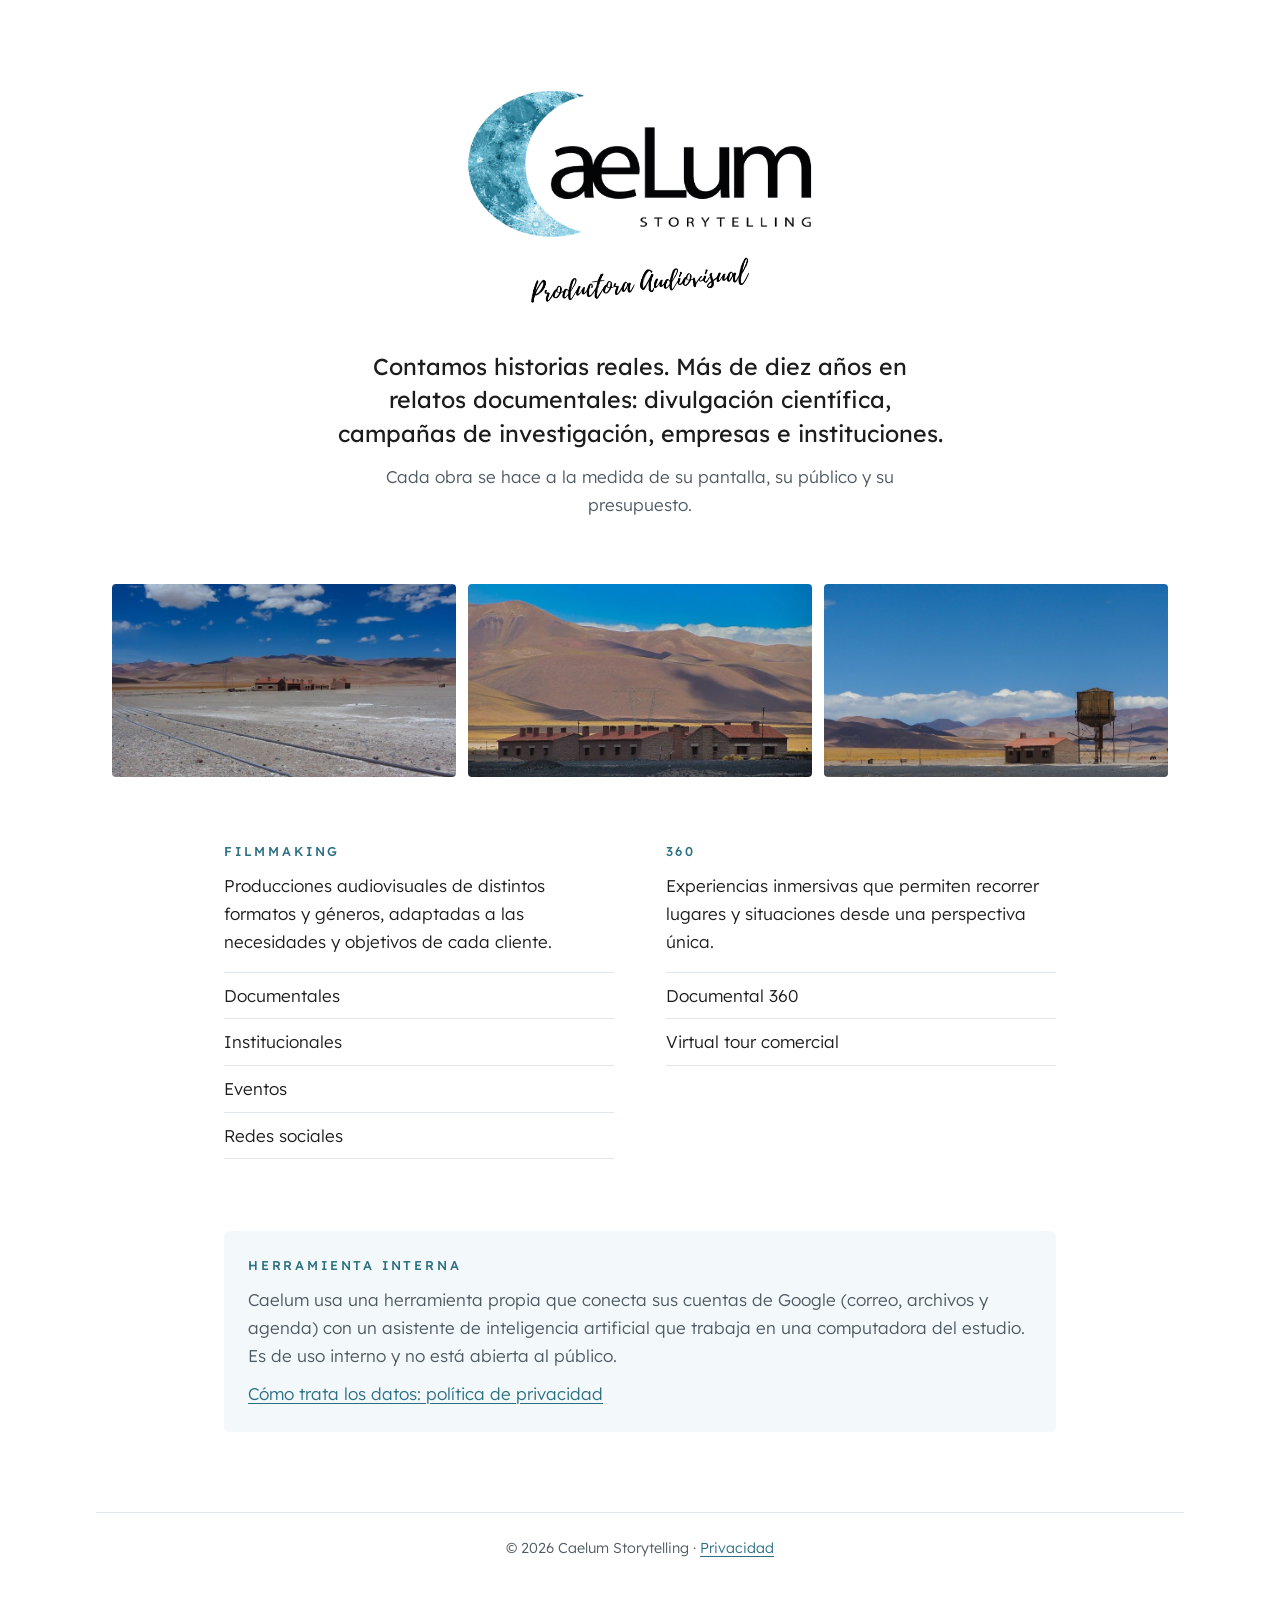
<file: index.html>
<!doctype html>
<html lang="es-AR">
<head>
  <meta charset="utf-8">
  <meta name="viewport" content="width=device-width, initial-scale=1">
  <title>Caelum Storytelling · Productora audiovisual</title>
  <meta name="description" content="Productora audiovisual con más de diez años en relatos documentales: divulgación científica, campañas de investigación, empresas e instituciones.">
  <meta property="og:title" content="Caelum Storytelling">
  <meta property="og:description" content="Productora audiovisual. Relatos documentales, institucionales y experiencias 360.">
  <meta property="og:image" content="https://cuevacine-design.github.io/caelum/img/estacion.jpg">
  <meta property="og:type" content="website">
  <link rel="icon" type="image/png" sizes="32x32" href="img/icono-32.png">
  <link rel="apple-touch-icon" href="img/icono-180.png">
  <link rel="preload" href="letra/lexend.woff2" as="font" type="font/woff2" crossorigin>
  <link rel="stylesheet" href="estilo.css">
</head>
<body>
  <header class="portada">
    <h1><img class="logo" src="img/logo.png" width="491" height="214" alt="Caelum Storytelling"></h1>
    <img class="lema" src="img/lema.png" width="431" height="96" alt="Productora audiovisual">
  </header>

  <main>
    <section class="intro">
      <p class="bajada">Contamos historias reales. Más de diez años en relatos documentales: divulgación científica, campañas de investigación, empresas e instituciones.</p>
      <p>Cada obra se hace a la medida de su pantalla, su público y su presupuesto.</p>
    </section>

    <section class="fotos" aria-label="Fotografía">
      <figure><img src="img/estacion.jpg" width="800" height="450" loading="lazy" alt="Estación de tren en un desierto de altura, con cerros y cielo azul"></figure>
      <figure><img src="img/caserio.jpg" width="800" height="450" loading="lazy" alt="Casas de piedra con techos de tejas al pie de un cerro"></figure>
      <figure><img src="img/tanque.jpg" width="800" height="450" loading="lazy" alt="Casa y tanque de agua de madera bajo un cielo azul con nubes bajas"></figure>
    </section>

    <section class="servicios">
      <article>
        <h2 class="rotulo">Filmmaking</h2>
        <p>Producciones audiovisuales de distintos formatos y géneros, adaptadas a las necesidades y objetivos de cada cliente.</p>
        <ul>
          <li>Documentales</li>
          <li>Institucionales</li>
          <li>Eventos</li>
          <li>Redes sociales</li>
        </ul>
      </article>
      <article>
        <h2 class="rotulo">360</h2>
        <p>Experiencias inmersivas que permiten recorrer lugares y situaciones desde una perspectiva única.</p>
        <ul>
          <li>Documental 360</li>
          <li>Virtual tour comercial</li>
        </ul>
      </article>
    </section>

    <section class="interna" aria-labelledby="titulo-interna">
      <h2 class="rotulo" id="titulo-interna">Herramienta interna</h2>
      <p>Caelum usa una herramienta propia que conecta sus cuentas de Google (correo, archivos y agenda) con un asistente de inteligencia artificial que trabaja en una computadora del estudio. Es de uso interno y no está abierta al público.</p>
      <p><a href="privacidad.html">Cómo trata los datos: política de privacidad</a></p>
    </section>
  </main>

  <footer class="pie">
    © 2026 Caelum Storytelling · <a href="privacidad.html">Privacidad</a>
  </footer>
</body>
</html>
</file>
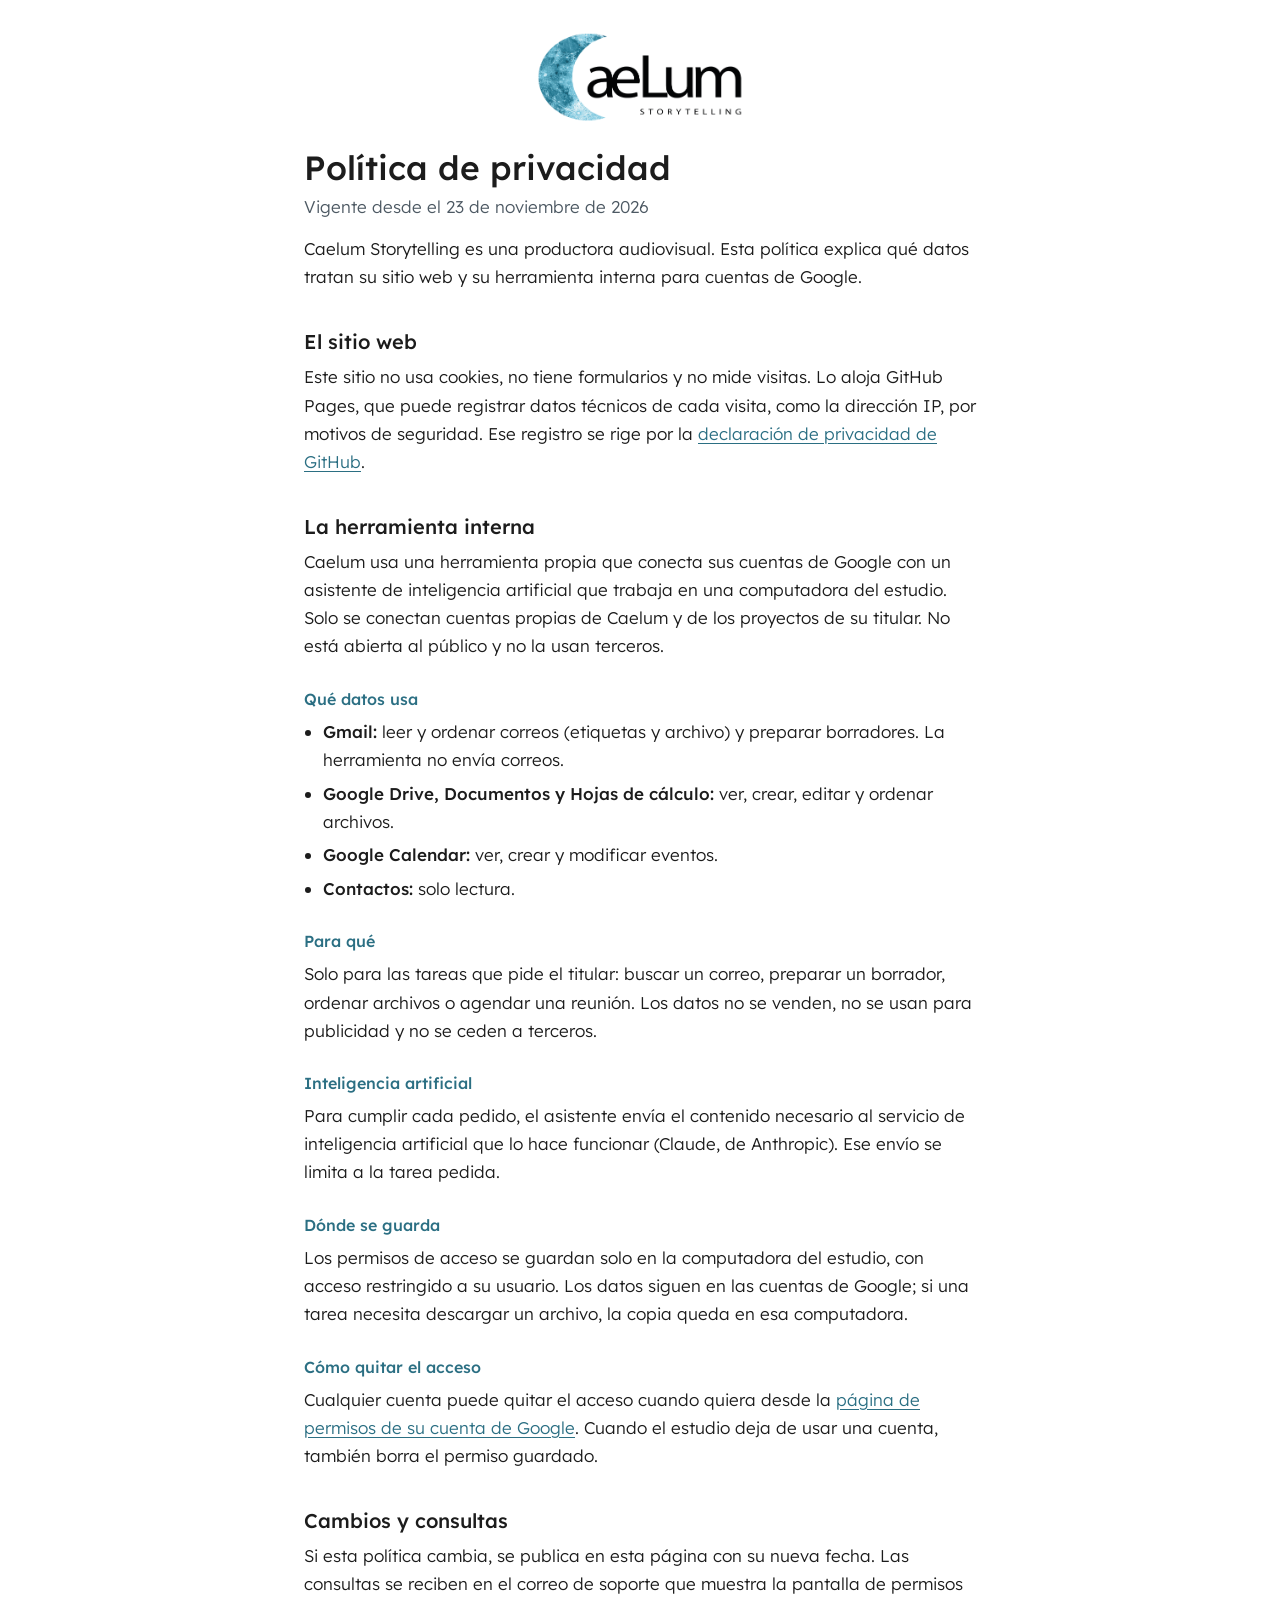
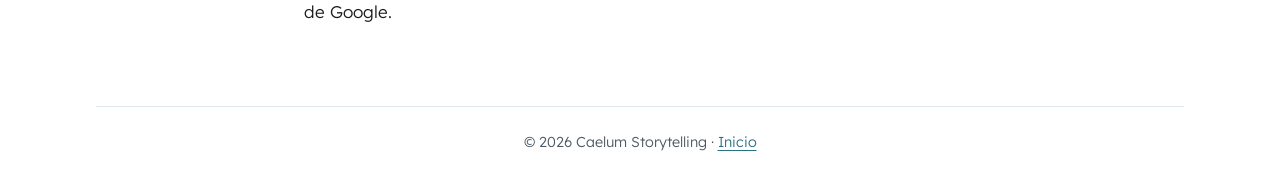
<file: privacidad.html>
<!doctype html>
<html lang="es-AR">
<head>
  <meta charset="utf-8">
  <meta name="viewport" content="width=device-width, initial-scale=1">
  <title>Política de privacidad · Caelum Storytelling</title>
  <meta name="description" content="Qué datos trata el sitio de Caelum Storytelling y su herramienta interna para cuentas de Google.">
  <link rel="icon" type="image/png" sizes="32x32" href="img/icono-32.png">
  <link rel="apple-touch-icon" href="img/icono-180.png">
  <link rel="preload" href="letra/lexend.woff2" as="font" type="font/woff2" crossorigin>
  <link rel="stylesheet" href="estilo.css">
</head>
<body>
  <header class="cabecera">
    <a href="./"><img src="img/logo.png" width="491" height="214" alt="Caelum Storytelling, volver al inicio"></a>
  </header>

  <main>
    <article class="documento">
      <h1>Política de privacidad</h1>
      <p class="fecha">Vigente desde el 23 de noviembre de 2026</p>

      <p>Caelum Storytelling es una productora audiovisual. Esta política explica qué datos tratan su sitio web y su herramienta interna para cuentas de Google.</p>

      <h2>El sitio web</h2>
      <p>Este sitio no usa cookies, no tiene formularios y no mide visitas. Lo aloja GitHub Pages, que puede registrar datos técnicos de cada visita, como la dirección IP, por motivos de seguridad. Ese registro se rige por la <a href="https://docs.github.com/es/site-policy/privacy-policies/github-general-privacy-statement">declaración de privacidad de GitHub</a>.</p>

      <h2>La herramienta interna</h2>
      <p>Caelum usa una herramienta propia que conecta sus cuentas de Google con un asistente de inteligencia artificial que trabaja en una computadora del estudio. Solo se conectan cuentas propias de Caelum y de los proyectos de su titular. No está abierta al público y no la usan terceros.</p>

      <h3>Qué datos usa</h3>
      <ul>
        <li><strong>Gmail:</strong> leer y ordenar correos (etiquetas y archivo) y preparar borradores. La herramienta no envía correos.</li>
        <li><strong>Google Drive, Documentos y Hojas de cálculo:</strong> ver, crear, editar y ordenar archivos.</li>
        <li><strong>Google Calendar:</strong> ver, crear y modificar eventos.</li>
        <li><strong>Contactos:</strong> solo lectura.</li>
      </ul>

      <h3>Para qué</h3>
      <p>Solo para las tareas que pide el titular: buscar un correo, preparar un borrador, ordenar archivos o agendar una reunión. Los datos no se venden, no se usan para publicidad y no se ceden a terceros.</p>

      <h3>Inteligencia artificial</h3>
      <p>Para cumplir cada pedido, el asistente envía el contenido necesario al servicio de inteligencia artificial que lo hace funcionar (Claude, de Anthropic). Ese envío se limita a la tarea pedida.</p>

      <h3>Dónde se guarda</h3>
      <p>Los permisos de acceso se guardan solo en la computadora del estudio, con acceso restringido a su usuario. Los datos siguen en las cuentas de Google; si una tarea necesita descargar un archivo, la copia queda en esa computadora.</p>

      <h3>Cómo quitar el acceso</h3>
      <p>Cualquier cuenta puede quitar el acceso cuando quiera desde la <a href="https://myaccount.google.com/permissions">página de permisos de su cuenta de Google</a>. Cuando el estudio deja de usar una cuenta, también borra el permiso guardado.</p>

      <h2>Cambios y consultas</h2>
      <p>Si esta política cambia, se publica en esta página con su nueva fecha. Las consultas se reciben en el correo de soporte que muestra la pantalla de permisos de Google.</p>
    </article>
  </main>

  <footer class="pie">
    © 2026 Caelum Storytelling · <a href="./">Inicio</a>
  </footer>
</body>
</html>
</file>
<file: estilo.css>
@font-face {
  font-family: "Lexend";
  src: url("letra/lexend.woff2") format("woff2");
  font-weight: 100 900;
  font-style: normal;
  font-display: swap;
}

:root {
  --tinta: #1c1c1c;
  --tinta-suave: #4d5963;
  --fondo: #ffffff;
  --fondo-suave: #f3f8fa;
  --cielo: #59a7bd;
  --cielo-hondo: #2b6f83;
  --linea: #dfe8ec;
  --ancho: 68rem;
  color-scheme: light;
}

*,
*::before,
*::after {
  box-sizing: border-box;
}

html {
  -webkit-text-size-adjust: 100%;
}

body {
  margin: 0;
  background: var(--fondo);
  color: var(--tinta);
  font-family: "Lexend", system-ui, -apple-system, "Segoe UI", Roboto, sans-serif;
  font-weight: 300;
  font-size: 1.0625rem;
  line-height: 1.65;
}

img {
  display: block;
  max-width: 100%;
  height: auto;
}

a {
  color: var(--cielo-hondo);
  text-decoration-thickness: 1px;
  text-underline-offset: 0.2em;
}

a:hover {
  color: var(--tinta);
}

a:focus-visible {
  outline: 2px solid var(--cielo-hondo);
  outline-offset: 3px;
  border-radius: 2px;
}

strong {
  font-weight: 500;
}

/* Portada */

.portada {
  padding: clamp(2.5rem, 8vw, 5.5rem) 1rem clamp(1.75rem, 4vw, 2.75rem);
  text-align: center;
}

.portada h1 {
  margin: 0;
}

.logo {
  width: min(22rem, 78vw);
  margin: 0 auto;
}

.lema {
  width: min(14rem, 54vw);
  margin: 0.9rem auto 0;
}

main {
  max-width: var(--ancho);
  margin: 0 auto;
  padding: 0 1rem;
}

.intro {
  max-width: 38rem;
  margin: 0 auto;
  text-align: center;
}

.bajada {
  margin: 0 0 0.8rem;
  font-size: clamp(1.2rem, 2.4vw, 1.45rem);
  font-weight: 400;
  line-height: 1.45;
  text-wrap: balance;
}

.intro p:last-child {
  margin: 0;
  color: var(--tinta-suave);
}

/* Fotos */

.fotos {
  display: grid;
  grid-template-columns: repeat(3, 1fr);
  gap: 0.75rem;
  margin: clamp(2.5rem, 6vw, 4rem) 0;
}

.fotos figure {
  margin: 0;
}

.fotos img {
  width: 100%;
  aspect-ratio: 16 / 9;
  object-fit: cover;
  border-radius: 4px;
}

@media (max-width: 720px) {
  .fotos {
    grid-template-columns: 1fr;
  }
}

/* Servicios */

.servicios {
  display: grid;
  grid-template-columns: repeat(2, 1fr);
  gap: clamp(1.75rem, 4vw, 3.5rem);
  max-width: 52rem;
  margin: 0 auto;
}

@media (max-width: 640px) {
  .servicios {
    grid-template-columns: 1fr;
  }
}

.rotulo {
  margin: 0 0 0.6rem;
  color: var(--cielo-hondo);
  font-size: 0.8rem;
  font-weight: 500;
  letter-spacing: 0.22em;
  text-transform: uppercase;
}

.servicios p {
  margin: 0 0 1rem;
}

.servicios ul {
  margin: 0;
  padding: 0;
  list-style: none;
  border-top: 1px solid var(--linea);
}

.servicios li {
  padding: 0.55rem 0;
  border-bottom: 1px solid var(--linea);
}

/* Herramienta interna */

.interna {
  max-width: 52rem;
  margin: clamp(3rem, 7vw, 4.5rem) auto 0;
  padding: 1.5rem;
  background: var(--fondo-suave);
  border-radius: 6px;
}

.interna p {
  margin: 0 0 0.6rem;
  color: var(--tinta-suave);
}

.interna p:last-child {
  margin: 0;
}

/* Pie */

.pie {
  max-width: var(--ancho);
  margin: clamp(3rem, 7vw, 5rem) auto 0;
  padding: 1.5rem 1rem 2.5rem;
  border-top: 1px solid var(--linea);
  color: var(--tinta-suave);
  font-size: 0.9rem;
  text-align: center;
}

/* Documento (privacidad) */

.cabecera {
  padding: 2rem 1rem 1.5rem;
  text-align: center;
}

.cabecera img {
  width: min(13rem, 60vw);
  margin: 0 auto;
}

.documento {
  max-width: 42rem;
  margin: 0 auto;
}

.documento h1 {
  margin: 0 0 0.35rem;
  font-size: clamp(1.6rem, 4vw, 2.1rem);
  font-weight: 500;
  line-height: 1.2;
}

.fecha {
  margin: 0 0 2rem;
  color: var(--tinta-suave);
}

.documento h2 {
  margin: 2.4rem 0 0.5rem;
  font-size: 1.25rem;
  font-weight: 500;
  line-height: 1.3;
}

.documento h3 {
  margin: 1.6rem 0 0.35rem;
  color: var(--cielo-hondo);
  font-size: 1rem;
  font-weight: 500;
}

.documento p,
.documento ul {
  margin: 0 0 0.9rem;
}

.documento ul {
  padding-left: 1.2rem;
}

.documento li {
  margin-bottom: 0.35rem;
}
</file>
